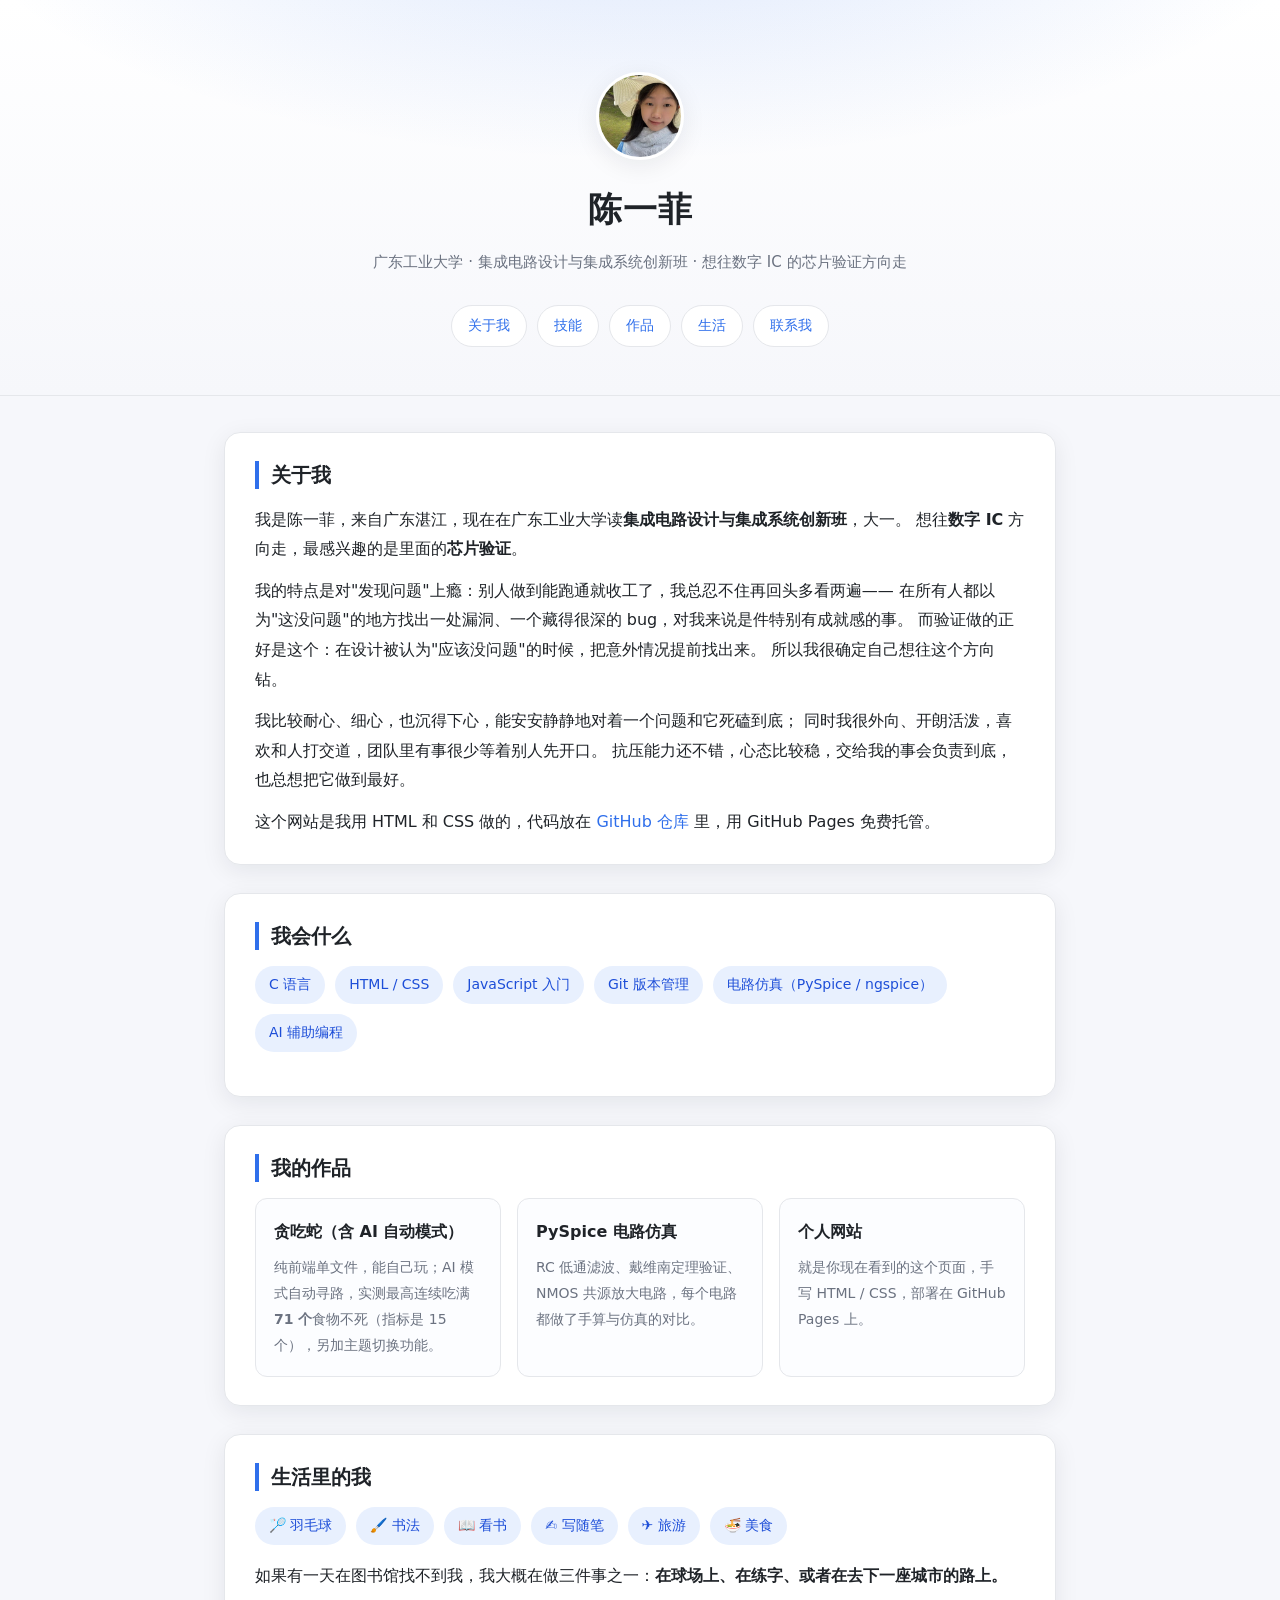
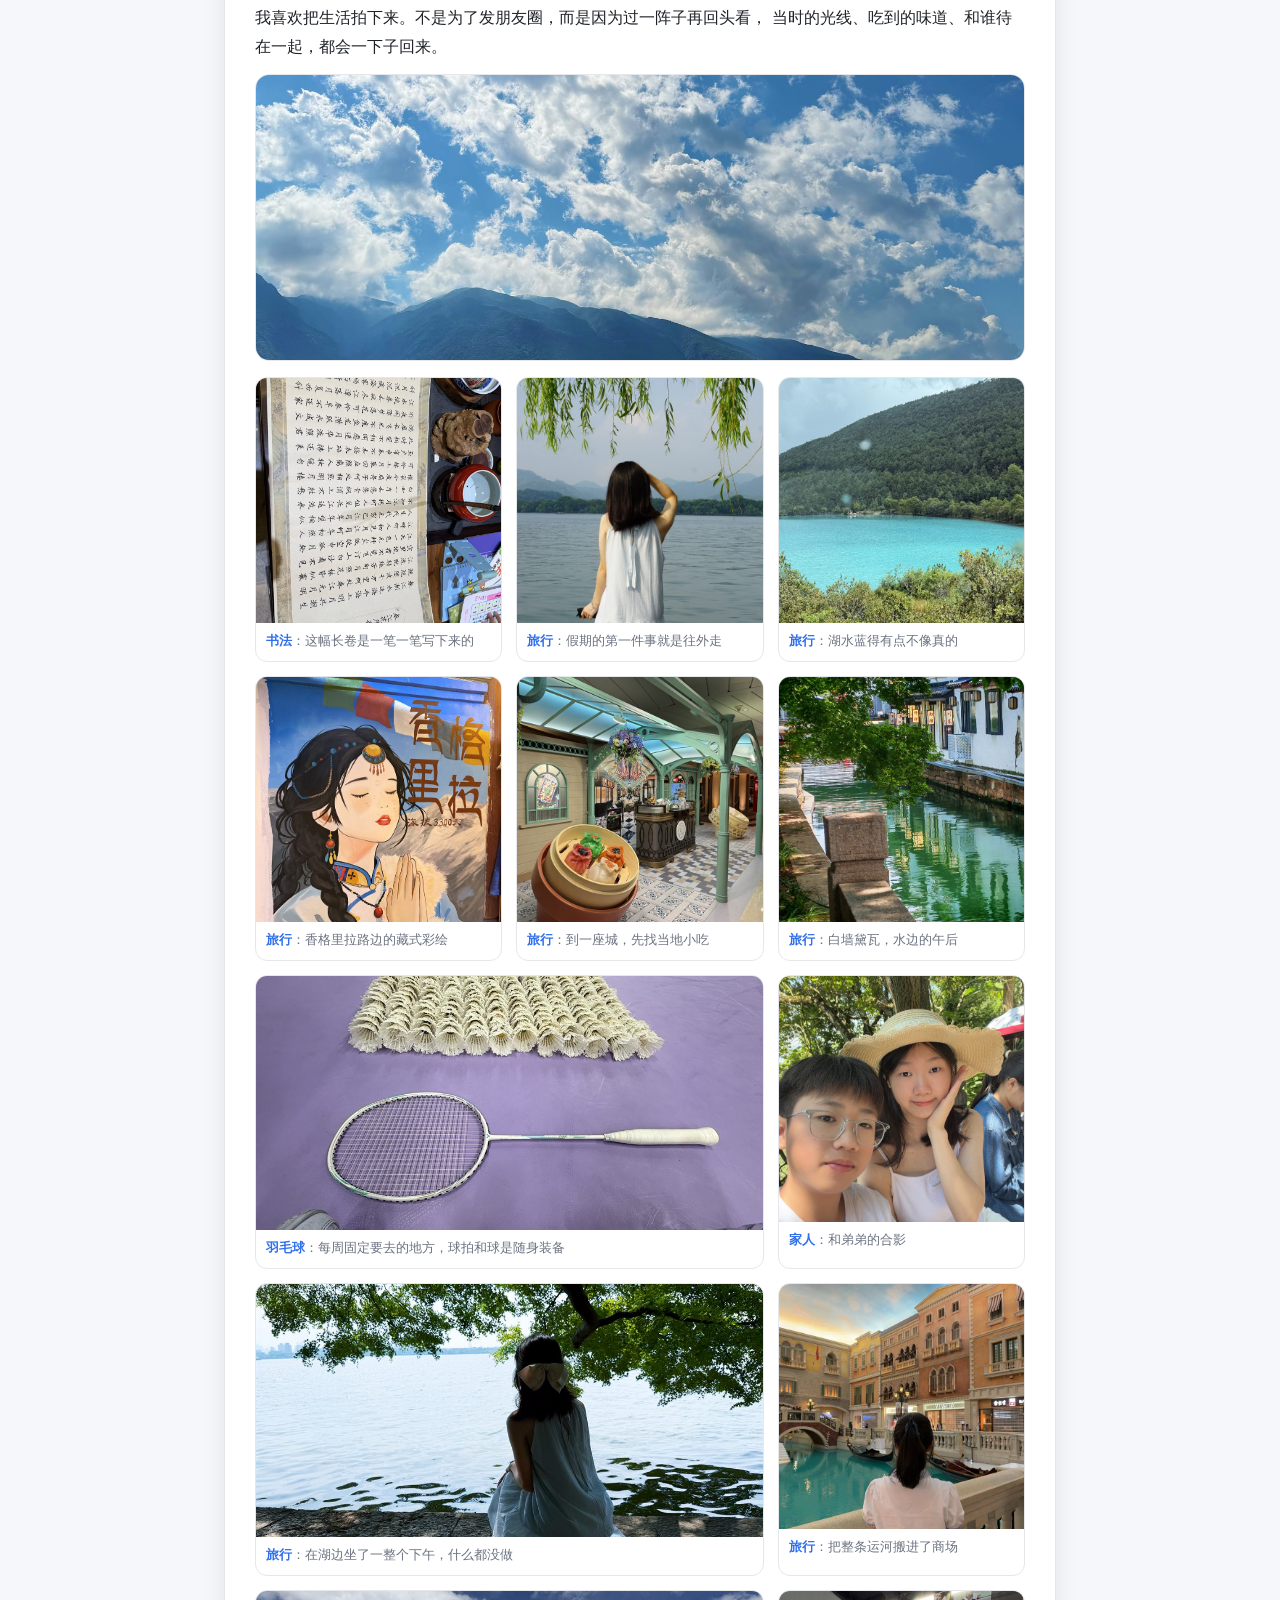
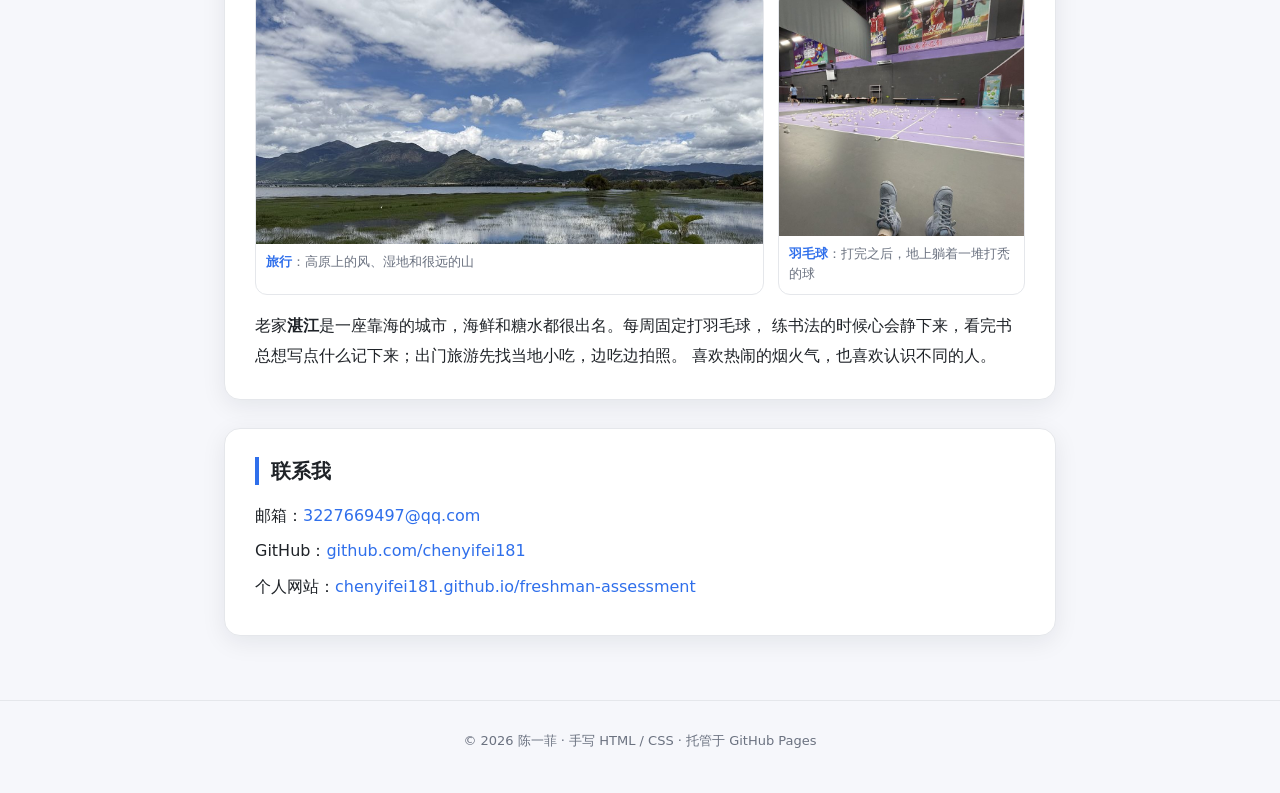
<file: index.html>
<!DOCTYPE html>
<html lang="zh-CN">
<head>
  <meta charset="UTF-8">
  <meta name="viewport" content="width=device-width, initial-scale=1.0">
  <title>陈一菲 · 个人主页</title>
  <meta name="description" content="陈一菲的个人主页：想往数字 IC 方向走，最感兴趣的是芯片验证。">
  <link rel="stylesheet" href="style.css">
</head>
<body>

  <header class="hero">
    <img class="avatar" src="images/life/life-avatar.jpg" alt="陈一菲">
    <h1>陈一菲</h1>
    <p class="tagline">广东工业大学 · 集成电路设计与集成系统创新班 · 想往数字 IC 的芯片验证方向走</p>
    <nav class="nav">
      <a href="#about">关于我</a>
      <a href="#skills">技能</a>
      <a href="#works">作品</a>
      <a href="#life">生活</a>
      <a href="#contact">联系我</a>
    </nav>
  </header>

  <main>

    <section id="about" class="section">
      <h2>关于我</h2>
      <p>
        我是陈一菲，来自广东湛江，现在在广东工业大学读<strong>集成电路设计与集成系统创新班</strong>，大一。
        想往<strong>数字 IC</strong> 方向走，最感兴趣的是里面的<strong>芯片验证</strong>。
      </p>
      <p>
        我的特点是对"发现问题"上瘾：别人做到能跑通就收工了，我总忍不住再回头多看两遍——
        在所有人都以为"这没问题"的地方找出一处漏洞、一个藏得很深的 bug，对我来说是件特别有成就感的事。
        而验证做的正好是这个：在设计被认为"应该没问题"的时候，把意外情况提前找出来。
        所以我很确定自己想往这个方向钻。
      </p>
      <p>
        我比较耐心、细心，也沉得下心，能安安静静地对着一个问题和它死磕到底；
        同时我很外向、开朗活泼，喜欢和人打交道，团队里有事很少等着别人先开口。
        抗压能力还不错，心态比较稳，交给我的事会负责到底，也总想把它做到最好。
      </p>
      <p>
        这个网站是我用 HTML 和 CSS 做的，代码放在
        <a href="https://github.com/chenyifei181/freshman-assessment" target="_blank" rel="noopener">GitHub 仓库</a>
        里，用 GitHub Pages 免费托管。
      </p>
    </section>

    <section id="skills" class="section">
      <h2>我会什么</h2>
      <ul class="chips">
        <li>C 语言</li>
        <li>HTML / CSS</li>
        <li>JavaScript 入门</li>
        <li>Git 版本管理</li>
        <li>电路仿真（PySpice / ngspice）</li>
        <li>AI 辅助编程</li>
      </ul>
    </section>

    <section id="works" class="section">
      <h2>我的作品</h2>
      <div class="cards">
        <article class="card">
          <h3>贪吃蛇（含 AI 自动模式）</h3>
          <p>纯前端单文件，能自己玩；AI 模式自动寻路，实测最高连续吃满 <strong>71 个</strong>食物不死（指标是 15 个），另加主题切换功能。</p>
        </article>
        <article class="card">
          <h3>PySpice 电路仿真</h3>
          <p>RC 低通滤波、戴维南定理验证、NMOS 共源放大电路，每个电路都做了手算与仿真的对比。</p>
        </article>
        <article class="card">
          <h3>个人网站</h3>
          <p>就是你现在看到的这个页面，手写 HTML / CSS，部署在 GitHub Pages 上。</p>
        </article>
      </div>
    </section>

    <section id="life" class="section">
      <h2>生活里的我</h2>
      <ul class="chips">
        <li>🏸 羽毛球</li>
        <li>🖌️ 书法</li>
        <li>📖 看书</li>
        <li>✍️ 写随笔</li>
        <li>✈️ 旅游</li>
        <li>🍜 美食</li>
      </ul>
      <p>
        如果有一天在图书馆找不到我，我大概在做三件事之一：<strong>在球场上、在练字、或者在去下一座城市的路上。</strong>
      </p>
      <p>
        我喜欢把生活拍下来。不是为了发朋友圈，而是因为过一阵子再回头看，
        当时的光线、吃到的味道、和谁待在一起，都会一下子回来。
      </p>

      <img class="banner" src="images/life/life-sky-banner.jpg" alt="旅途中拍到的天空与山脉">

      <div class="gallery">
        <figure>
          <img src="images/life/life-calligraphy.jpg" alt="手写的书法长卷">
          <figcaption><b>书法</b>：这幅长卷是一笔一笔写下来的</figcaption>
        </figure>
        <figure>
          <img src="images/life/life-lake-dress.jpg" alt="湖边的背影">
          <figcaption><b>旅行</b>：假期的第一件事就是往外走</figcaption>
        </figure>
        <figure>
          <img src="images/life/life-blue-lake.jpg" alt="蓝色的湖水">
          <figcaption><b>旅行</b>：湖水蓝得有点不像真的</figcaption>
        </figure>
        <figure>
          <img src="images/life/life-shangrila-mural.jpg" alt="藏式彩绘墙">
          <figcaption><b>旅行</b>：香格里拉路边的藏式彩绘</figcaption>
        </figure>
        <figure>
          <img src="images/life/life-macau-street.jpg" alt="澳门街景与蛋挞">
          <figcaption><b>旅行</b>：到一座城，先找当地小吃</figcaption>
        </figure>
        <figure>
          <img src="images/life/life-watertown.jpg" alt="江南水乡">
          <figcaption><b>旅行</b>：白墙黛瓦，水边的午后</figcaption>
        </figure>
        <figure class="wide">
          <img src="images/life/life-badminton.jpg" alt="羽毛球拍与羽毛球">
          <figcaption><b>羽毛球</b>：每周固定要去的地方，球拍和球是随身装备</figcaption>
        </figure>
        <figure>
          <img src="images/life/life-with-brother.jpg" alt="和弟弟的合影">
          <figcaption><b>家人</b>：和弟弟的合影</figcaption>
        </figure>
        <figure class="wide">
          <img src="images/life/life-lake-bench.jpg" alt="湖边长椅上坐着的人">
          <figcaption><b>旅行</b>：在湖边坐了一整个下午，什么都没做</figcaption>
        </figure>
        <figure>
          <img src="images/life/life-macau-canal.jpg" alt="商场里的运河">
          <figcaption><b>旅行</b>：把整条运河搬进了商场</figcaption>
        </figure>
        <figure class="wide">
          <img src="images/life/life-wetland.jpg" alt="草原与湿地">
          <figcaption><b>旅行</b>：高原上的风、湿地和很远的山</figcaption>
        </figure>
        <figure>
          <img src="images/life/life-badminton-court.jpg" alt="羽毛球馆">
          <figcaption><b>羽毛球</b>：打完之后，地上躺着一堆打秃的球</figcaption>
        </figure>
      </div>

      <p>
        老家<strong>湛江</strong>是一座靠海的城市，海鲜和糖水都很出名。每周固定打羽毛球，
        练书法的时候心会静下来，看完书总想写点什么记下来；出门旅游先找当地小吃，边吃边拍照。
        喜欢热闹的烟火气，也喜欢认识不同的人。
      </p>
    </section>

    <section id="contact" class="section">
      <h2>联系我</h2>
      <ul class="contact">
        <li>邮箱：<a href="mailto:3227669497@qq.com">3227669497@qq.com</a></li>
        <li>GitHub：<a href="https://github.com/chenyifei181" target="_blank" rel="noopener">github.com/chenyifei181</a></li>
        <li>个人网站：<a href="https://chenyifei181.github.io/freshman-assessment/" target="_blank" rel="noopener">chenyifei181.github.io/freshman-assessment</a></li>
      </ul>
    </section>

  </main>

  <footer class="footer">
    <p>© 2026 陈一菲 · 手写 HTML / CSS · 托管于 GitHub Pages</p>
  </footer>

</body>
</html>
</file>
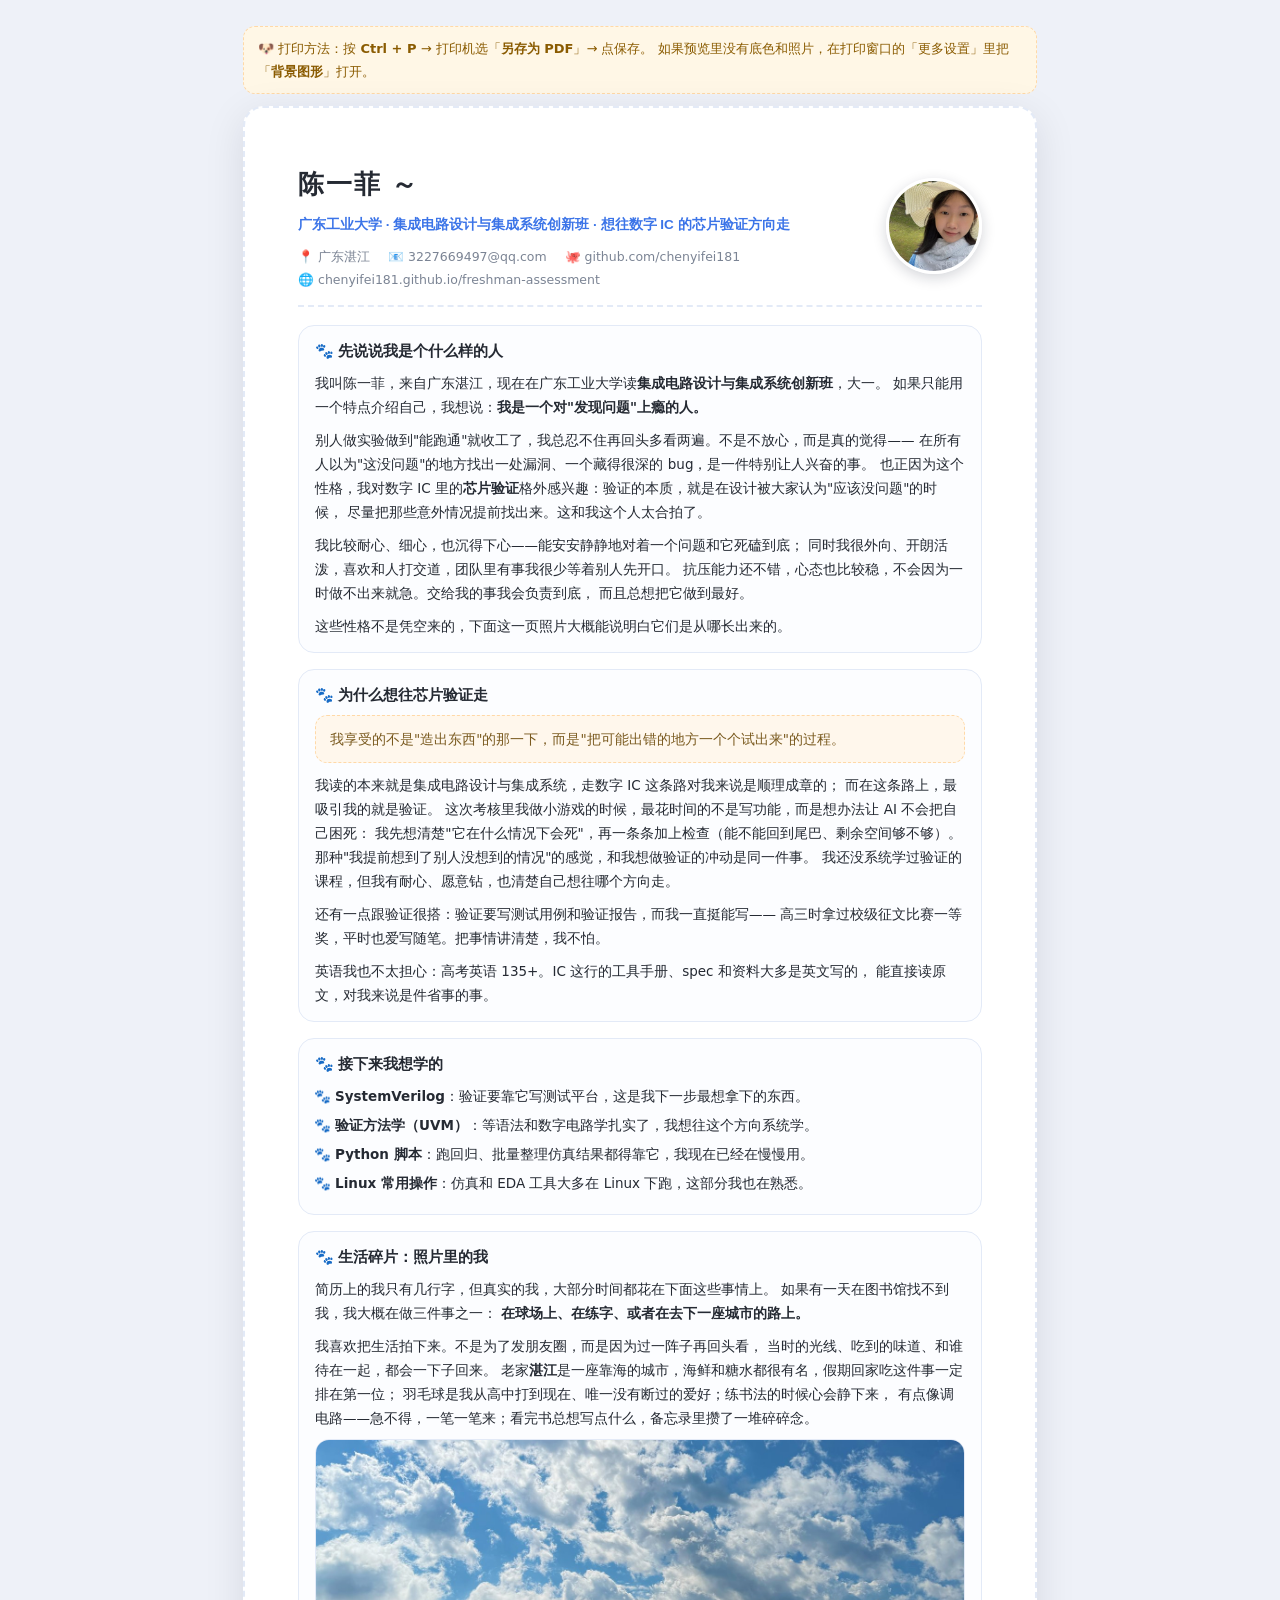
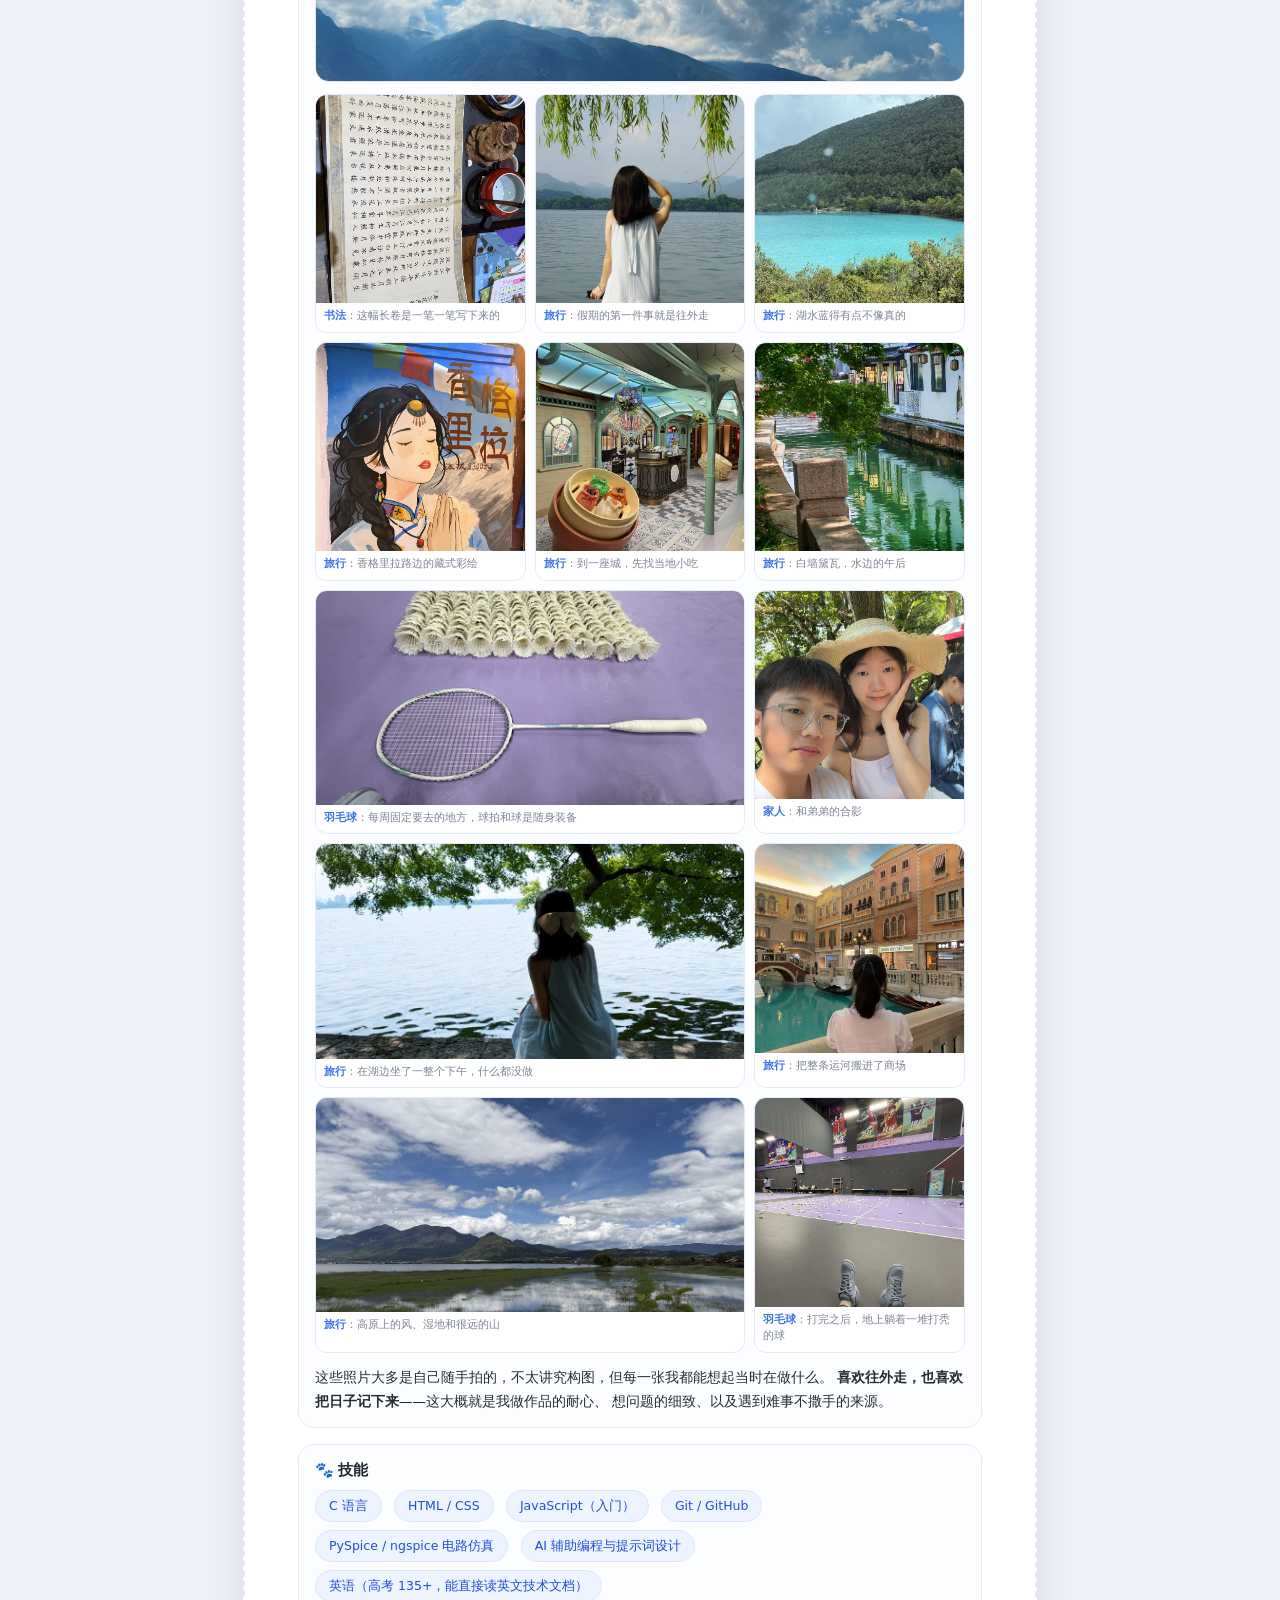
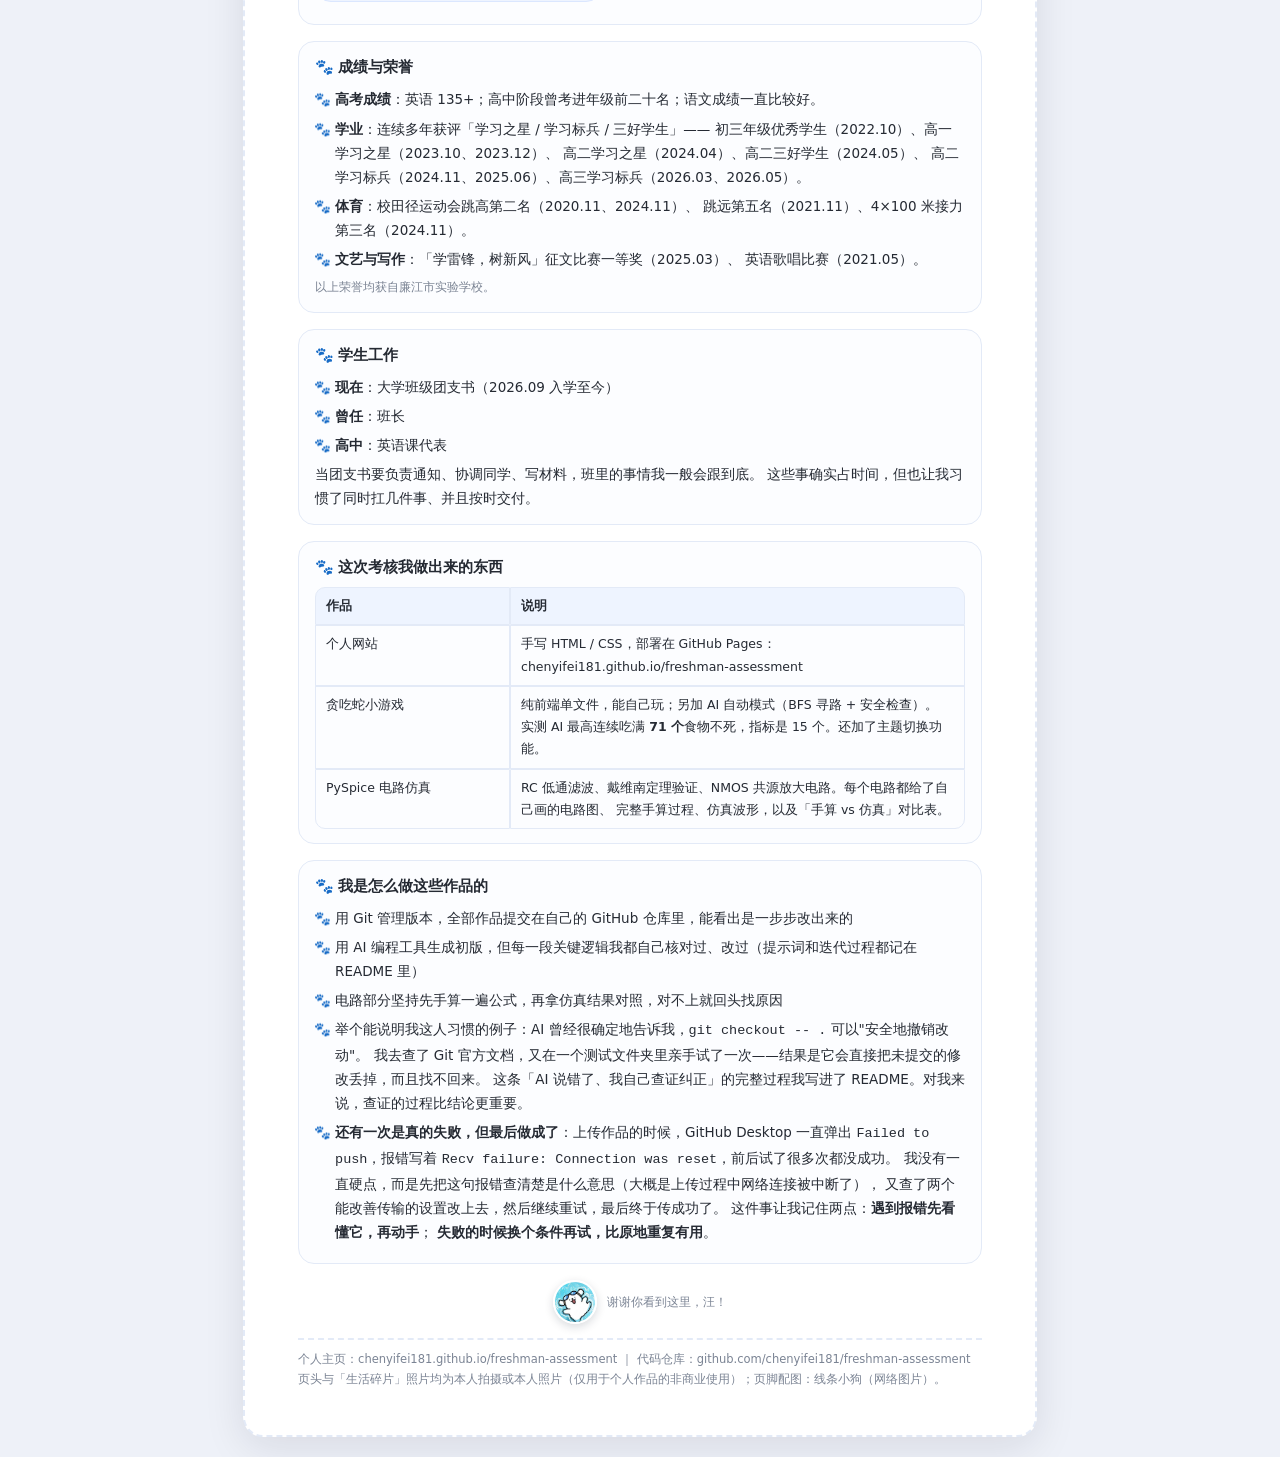
<file: resume.html>
<!DOCTYPE html>
<html lang="zh-CN">
<head>
<meta charset="UTF-8">
<meta name="viewport" content="width=device-width, initial-scale=1.0">
<title>陈一菲 · 个人简介</title>
<style>
  @page { size: A4; margin: 12mm; }
  :root{
    --ink:#252a33;
    --muted:#7b8494;
    --accent:#3b74e8;
    --accent-soft:#eef4ff;
    --pink:#ff8fa3;
    --cream:#fff7ec;
    --line:#e3eaf7;
  }
  *{box-sizing:border-box;}
  body{
    margin:0; padding:26px 16px; background:#eef1f8; color:var(--ink);
    font-family:"Microsoft YaHei","PingFang SC",system-ui,sans-serif; line-height:1.78;
    -webkit-print-color-adjust:exact; print-color-adjust:exact;
  }
  h1,h2,.sub{font-family:"幼圆","YouYuan","Yuanti SC","Microsoft YaHei",sans-serif;}

  .paper{
    width:210mm; margin:0 auto; background:#fff;
    padding:14mm 14mm 12mm; border:2px dashed var(--line); border-radius:20px;
    box-shadow:0 10px 40px rgba(15,23,42,.10);
  }

  /* 页头：名字 + 照片 */
  header{
    display:flex; align-items:center; justify-content:space-between; gap:18px;
    border-bottom:2px dashed var(--line); padding-bottom:14px; margin-bottom:18px;
  }
  h1{margin:0 0 6px; font-size:26px; letter-spacing:2px;}
  .sub{color:var(--accent); font-size:13.5px; font-weight:600;}
  .meta{margin-top:9px; font-size:12.5px; color:var(--muted);}
  .meta span{margin-right:14px; white-space:nowrap;}
  .dog-photo{
    flex:0 0 auto; width:96px; height:96px; border-radius:50%;
    object-fit:cover; border:3px solid #fff; box-shadow:0 4px 14px rgba(15,23,42,.18);
  }

  section{
    margin-bottom:16px; padding:14px 16px;
    border:1.5px solid var(--line); border-radius:16px; background:#fcfdff;
  }
  h2{font-size:15px; margin:0 0 10px; line-height:1.4;}
  p{margin:0 0 9px; font-size:13.5px;}
  p:last-child{margin-bottom:0;}
  ul{margin:0; padding-left:20px; font-size:13.5px;}
  li{margin-bottom:5px;}
  ul li::marker{content:"🐾 ";}

  .chips{margin:0; padding:0;}
  .chips li{
    display:inline-block; list-style:none; margin:0 8px 8px 0; padding:4px 13px;
    border-radius:999px; background:var(--accent-soft); color:#1d4ed8;
    border:1.5px solid #dbe7ff; font-size:12.5px;
  }
  .chips li::marker{content:"";}

  table{width:100%; border-collapse:separate; border-spacing:0; font-size:12.5px;}
  th,td{border:1.5px solid var(--line); padding:7px 10px; text-align:left; vertical-align:top;}
  th{background:var(--accent-soft); font-weight:600;}
  tr:first-child th:first-child{border-top-left-radius:10px;}
  tr:first-child th:last-child{border-top-right-radius:10px;}
  tr:last-child td:first-child{border-bottom-left-radius:10px;}
  tr:last-child td:last-child{border-bottom-right-radius:10px;}

  .quote{
    margin:0 0 10px; padding:11px 14px; border-radius:12px;
    background:var(--cream); border:1.5px dashed #ffd9a8;
    font-size:13.5px; color:#7a5a1f;
  }

  /* ===== 生活碎片：照片墙 ===== */
  .banner{
    display:block; width:100%; height:auto; margin:4px 0 12px;
    border-radius:14px; border:1.5px solid var(--line); object-fit:cover;
  }
  .gallery{
    display:grid; grid-template-columns:repeat(3,1fr); gap:9px; margin:2px 0 12px;
    grid-auto-flow:dense;
  }
  .gallery figure{
    margin:0; border:1.5px solid var(--line); border-radius:12px;
    overflow:hidden; background:#fff;
  }
  .gallery img{
    display:block; width:100%; height:auto; aspect-ratio:1/1; object-fit:cover;
  }
  .gallery figure.wide{grid-column:span 2;}
  .gallery figure.wide img{aspect-ratio:2/1;}
  .gallery figcaption{
    padding:5px 8px 7px; font-size:11px; line-height:1.5; color:var(--muted);
  }
  .gallery figcaption b{color:var(--accent); font-weight:600;}

  .bye{
    display:flex; align-items:center; justify-content:center; gap:10px;
    margin:16px 0 0; color:var(--muted); font-size:12px;
  }
  .bye img{width:44px; height:44px; border-radius:50%; object-fit:cover;
    border:2px solid #fff; box-shadow:0 3px 10px rgba(15,23,42,.16);}

  .foot{
    margin-top:14px; padding-top:10px; border-top:2px dashed var(--line);
    color:var(--muted); font-size:11.5px; line-height:1.7;
  }
  .hint{
    width:210mm; margin:0 auto 12px; padding:10px 14px; border-radius:12px;
    background:#fff7e6; border:1.5px dashed #ffd9a8; color:#8a5b00; font-size:13px;
  }

  @media print{
    body{background:#fff; padding:0;}
    .paper{box-shadow:none; width:auto; padding:0; margin:0; border:none;}
    .hint{display:none;}
    h2{break-after:avoid; page-break-after:avoid;}
    ul,table,.quote,section{break-inside:avoid; page-break-inside:avoid;}
    .banner,.gallery figure,.bye{break-inside:avoid; page-break-inside:avoid;}
    .gallery{break-inside:auto;}
  }
</style>
</head>
<body>

<div class="hint">
  🐶 打印方法：按 <b>Ctrl + P</b> → 打印机选「<b>另存为 PDF</b>」→ 点保存。
  如果预览里没有底色和照片，在打印窗口的「更多设置」里把「<b>背景图形</b>」打开。
</div>

<div class="paper">

  <header>
    <div>
      <h1>陈一菲 ～</h1>
      <div class="sub">广东工业大学 · 集成电路设计与集成系统创新班 · 想往数字 IC 的芯片验证方向走</div>
      <div class="meta">
        <span>📍 广东湛江</span>
        <span>📧 3227669497@qq.com</span>
        <span>🐙 github.com/chenyifei181</span>
        <span>🌐 chenyifei181.github.io/freshman-assessment</span>
      </div>
    </div>
    <img class="dog-photo" src="images/life/life-avatar.jpg" alt="陈一菲">
  </header>

  <section>
    <h2>🐾 先说说我是个什么样的人</h2>
    <p>
      我叫陈一菲，来自广东湛江，现在在广东工业大学读<strong>集成电路设计与集成系统创新班</strong>，大一。
      如果只能用一个特点介绍自己，我想说：<strong>我是一个对"发现问题"上瘾的人。</strong>
    </p>
    <p>
      别人做实验做到"能跑通"就收工了，我总忍不住再回头多看两遍。不是不放心，而是真的觉得——
      在所有人以为"这没问题"的地方找出一处漏洞、一个藏得很深的 bug，是一件特别让人兴奋的事。
      也正因为这个性格，我对数字 IC 里的<strong>芯片验证</strong>格外感兴趣：验证的本质，就是在设计被大家认为"应该没问题"的时候，
      尽量把那些意外情况提前找出来。这和我这个人太合拍了。
    </p>
    <p>
      我比较耐心、细心，也沉得下心——能安安静静地对着一个问题和它死磕到底；
      同时我很外向、开朗活泼，喜欢和人打交道，团队里有事我很少等着别人先开口。
      抗压能力还不错，心态也比较稳，不会因为一时做不出来就急。交给我的事我会负责到底，
      而且总想把它做到最好。
    </p>
    <p>
      这些性格不是凭空来的，下面这一页照片大概能说明白它们是从哪长出来的。
    </p>
  </section>

  <section>
    <h2>🐾 为什么想往芯片验证走</h2>
    <div class="quote">
      我享受的不是"造出东西"的那一下，而是"把可能出错的地方一个个试出来"的过程。
    </div>
    <p>
      我读的本来就是集成电路设计与集成系统，走数字 IC 这条路对我来说是顺理成章的；
      而在这条路上，最吸引我的就是验证。
      这次考核里我做小游戏的时候，最花时间的不是写功能，而是想办法让 AI 不会把自己困死：
      我先想清楚"它在什么情况下会死"，再一条条加上检查（能不能回到尾巴、剩余空间够不够）。
      那种"我提前想到了别人没想到的情况"的感觉，和我想做验证的冲动是同一件事。
      我还没系统学过验证的课程，但我有耐心、愿意钻，也清楚自己想往哪个方向走。
    </p>
    <p>
      还有一点跟验证很搭：验证要写测试用例和验证报告，而我一直挺能写——
      高三时拿过校级征文比赛一等奖，平时也爱写随笔。把事情讲清楚，我不怕。
    </p>
    <p>
      英语我也不太担心：高考英语 135+。IC 这行的工具手册、spec 和资料大多是英文写的，
      能直接读原文，对我来说是件省事的事。
    </p>
  </section>

  <section>
    <h2>🐾 接下来我想学的</h2>
    <ul>
      <li><strong>SystemVerilog</strong>：验证要靠它写测试平台，这是我下一步最想拿下的东西。</li>
      <li><strong>验证方法学（UVM）</strong>：等语法和数字电路学扎实了，我想往这个方向系统学。</li>
      <li><strong>Python 脚本</strong>：跑回归、批量整理仿真结果都得靠它，我现在已经在慢慢用。</li>
      <li><strong>Linux 常用操作</strong>：仿真和 EDA 工具大多在 Linux 下跑，这部分我也在熟悉。</li>
    </ul>
  </section>

  <section>
    <h2>🐾 生活碎片：照片里的我</h2>
    <p>
      简历上的我只有几行字，但真实的我，大部分时间都花在下面这些事情上。
      如果有一天在图书馆找不到我，我大概在做三件事之一：
      <strong>在球场上、在练字、或者在去下一座城市的路上。</strong>
    </p>
    <p>
      我喜欢把生活拍下来。不是为了发朋友圈，而是因为过一阵子再回头看，
      当时的光线、吃到的味道、和谁待在一起，都会一下子回来。
      老家<strong>湛江</strong>是一座靠海的城市，海鲜和糖水都很有名，假期回家吃这件事一定排在第一位；
      羽毛球是我从高中打到现在、唯一没有断过的爱好；练书法的时候心会静下来，
      有点像调电路——急不得，一笔一笔来；看完书总想写点什么，备忘录里攒了一堆碎碎念。
    </p>

    <img class="banner" src="images/life/life-sky-banner.jpg" alt="旅途中拍到的天空与山脉">

    <div class="gallery">
      <figure>
        <img src="images/life/life-calligraphy.jpg" alt="手写的书法长卷">
        <figcaption><b>书法</b>：这幅长卷是一笔一笔写下来的</figcaption>
      </figure>
      <figure>
        <img src="images/life/life-lake-dress.jpg" alt="湖边的背影">
        <figcaption><b>旅行</b>：假期的第一件事就是往外走</figcaption>
      </figure>
      <figure>
        <img src="images/life/life-blue-lake.jpg" alt="蓝色的湖水">
        <figcaption><b>旅行</b>：湖水蓝得有点不像真的</figcaption>
      </figure>
      <figure>
        <img src="images/life/life-shangrila-mural.jpg" alt="藏式彩绘墙">
        <figcaption><b>旅行</b>：香格里拉路边的藏式彩绘</figcaption>
      </figure>
      <figure>
        <img src="images/life/life-macau-street.jpg" alt="澳门街景与蛋挞">
        <figcaption><b>旅行</b>：到一座城，先找当地小吃</figcaption>
      </figure>
      <figure>
        <img src="images/life/life-watertown.jpg" alt="江南水乡">
        <figcaption><b>旅行</b>：白墙黛瓦，水边的午后</figcaption>
      </figure>
      <figure class="wide">
        <img src="images/life/life-badminton.jpg" alt="羽毛球拍与羽毛球">
        <figcaption><b>羽毛球</b>：每周固定要去的地方，球拍和球是随身装备</figcaption>
      </figure>
      <figure>
        <img src="images/life/life-with-brother.jpg" alt="和弟弟的合影">
        <figcaption><b>家人</b>：和弟弟的合影</figcaption>
      </figure>
      <figure class="wide">
        <img src="images/life/life-lake-bench.jpg" alt="湖边长椅上坐着的人">
        <figcaption><b>旅行</b>：在湖边坐了一整个下午，什么都没做</figcaption>
      </figure>
      <figure>
        <img src="images/life/life-macau-canal.jpg" alt="商场里的运河">
        <figcaption><b>旅行</b>：把整条运河搬进了商场</figcaption>
      </figure>
      <figure class="wide">
        <img src="images/life/life-wetland.jpg" alt="草原与湿地">
        <figcaption><b>旅行</b>：高原上的风、湿地和很远的山</figcaption>
      </figure>
      <figure>
        <img src="images/life/life-badminton-court.jpg" alt="羽毛球馆">
        <figcaption><b>羽毛球</b>：打完之后，地上躺着一堆打秃的球</figcaption>
      </figure>
    </div>

    <p>
      这些照片大多是自己随手拍的，不太讲究构图，但每一张我都能想起当时在做什么。
      <strong>喜欢往外走，也喜欢把日子记下来</strong>——这大概就是我做作品的耐心、
      想问题的细致、以及遇到难事不撒手的来源。
    </p>
  </section>

  <section>
    <h2>🐾 技能</h2>
    <ul class="chips">
      <li>C 语言</li>
      <li>HTML / CSS</li>
      <li>JavaScript（入门）</li>
      <li>Git / GitHub</li>
      <li>PySpice / ngspice 电路仿真</li>
      <li>AI 辅助编程与提示词设计</li>
      <li>英语（高考 135+，能直接读英文技术文档）</li>
    </ul>
  </section>

  <section>
    <h2>🐾 成绩与荣誉</h2>
    <ul>
      <li>
        <strong>高考成绩</strong>：英语 135+；高中阶段曾考进年级前二十名；语文成绩一直比较好。
      </li>
      <li>
        <strong>学业</strong>：连续多年获评「学习之星 / 学习标兵 / 三好学生」——
        初三年级优秀学生（2022.10）、高一学习之星（2023.10、2023.12）、
        高二学习之星（2024.04）、高二三好学生（2024.05）、
        高二学习标兵（2024.11、2025.06）、高三学习标兵（2026.03、2026.05）。
      </li>
      <li>
        <strong>体育</strong>：校田径运动会跳高第二名（2020.11、2024.11）、
        跳远第五名（2021.11）、4×100 米接力第三名（2024.11）。
      </li>
      <li>
        <strong>文艺与写作</strong>：「学雷锋，树新风」征文比赛一等奖（2025.03）、
        英语歌唱比赛（2021.05）。
      </li>
    </ul>
    <p style="font-size:12px;color:var(--muted);margin-top:6px;">以上荣誉均获自廉江市实验学校。</p>
  </section>

  <section>
    <h2>🐾 学生工作</h2>
    <ul>
      <li><strong>现在</strong>：大学班级团支书（2026.09 入学至今）</li>
      <li><strong>曾任</strong>：班长</li>
      <li><strong>高中</strong>：英语课代表</li>
    </ul>
    <p>
      当团支书要负责通知、协调同学、写材料，班里的事情我一般会跟到底。
      这些事确实占时间，但也让我习惯了同时扛几件事、并且按时交付。
    </p>
  </section>

  <section>
    <h2>🐾 这次考核我做出来的东西</h2>
    <table>
      <tr><th style="width:30%">作品</th><th>说明</th></tr>
      <tr>
        <td>个人网站</td>
        <td>手写 HTML / CSS，部署在 GitHub Pages：chenyifei181.github.io/freshman-assessment</td>
      </tr>
      <tr>
        <td>贪吃蛇小游戏</td>
        <td>纯前端单文件，能自己玩；另加 AI 自动模式（BFS 寻路 + 安全检查）。
          实测 AI 最高连续吃满 <strong>71 个</strong>食物不死，指标是 15 个。还加了主题切换功能。</td>
      </tr>
      <tr>
        <td>PySpice 电路仿真</td>
        <td>RC 低通滤波、戴维南定理验证、NMOS 共源放大电路。每个电路都给了自己画的电路图、
          完整手算过程、仿真波形，以及「手算 vs 仿真」对比表。</td>
      </tr>
    </table>
  </section>

  <section>
    <h2>🐾 我是怎么做这些作品的</h2>
    <ul>
      <li>用 Git 管理版本，全部作品提交在自己的 GitHub 仓库里，能看出是一步步改出来的</li>
      <li>用 AI 编程工具生成初版，但每一段关键逻辑我都自己核对过、改过（提示词和迭代过程都记在 README 里）</li>
      <li>电路部分坚持先手算一遍公式，再拿仿真结果对照，对不上就回头找原因</li>
      <li>
        举个能说明我这人习惯的例子：AI 曾经很确定地告诉我，<code>git checkout -- .</code> 可以"安全地撤销改动"。
        我去查了 Git 官方文档，又在一个测试文件夹里亲手试了一次——结果是它会直接把未提交的修改丢掉，而且找不回来。
        这条「AI 说错了、我自己查证纠正」的完整过程我写进了 README。对我来说，查证的过程比结论更重要。
      </li>
      <li>
        <strong>还有一次是真的失败，但最后做成了</strong>：上传作品的时候，GitHub Desktop 一直弹出
        <code>Failed to push</code>，报错写着 <code>Recv failure: Connection was reset</code>，前后试了很多次都没成功。
        我没有一直硬点，而是先把这句报错查清楚是什么意思（大概是上传过程中网络连接被中断了），
        又查了两个能改善传输的设置改上去，然后继续重试，最后终于传成功了。
        这件事让我记住两点：<strong>遇到报错先看懂它，再动手</strong>；
        <strong>失败的时候换个条件再试，比原地重复有用</strong>。
      </li>
    </ul>
  </section>

  <div class="bye">
    <img src="images/line-dog.jpg" alt="线条小狗">
    <span>谢谢你看到这里，汪！</span>
  </div>

  <div class="foot">
    个人主页：chenyifei181.github.io/freshman-assessment ｜ 代码仓库：github.com/chenyifei181/freshman-assessment<br>
    页头与「生活碎片」照片均为本人拍摄或本人照片（仅用于个人作品的非商业使用）；页脚配图：线条小狗（网络图片）。
  </div>

</div>

</body>
</html>
</file>
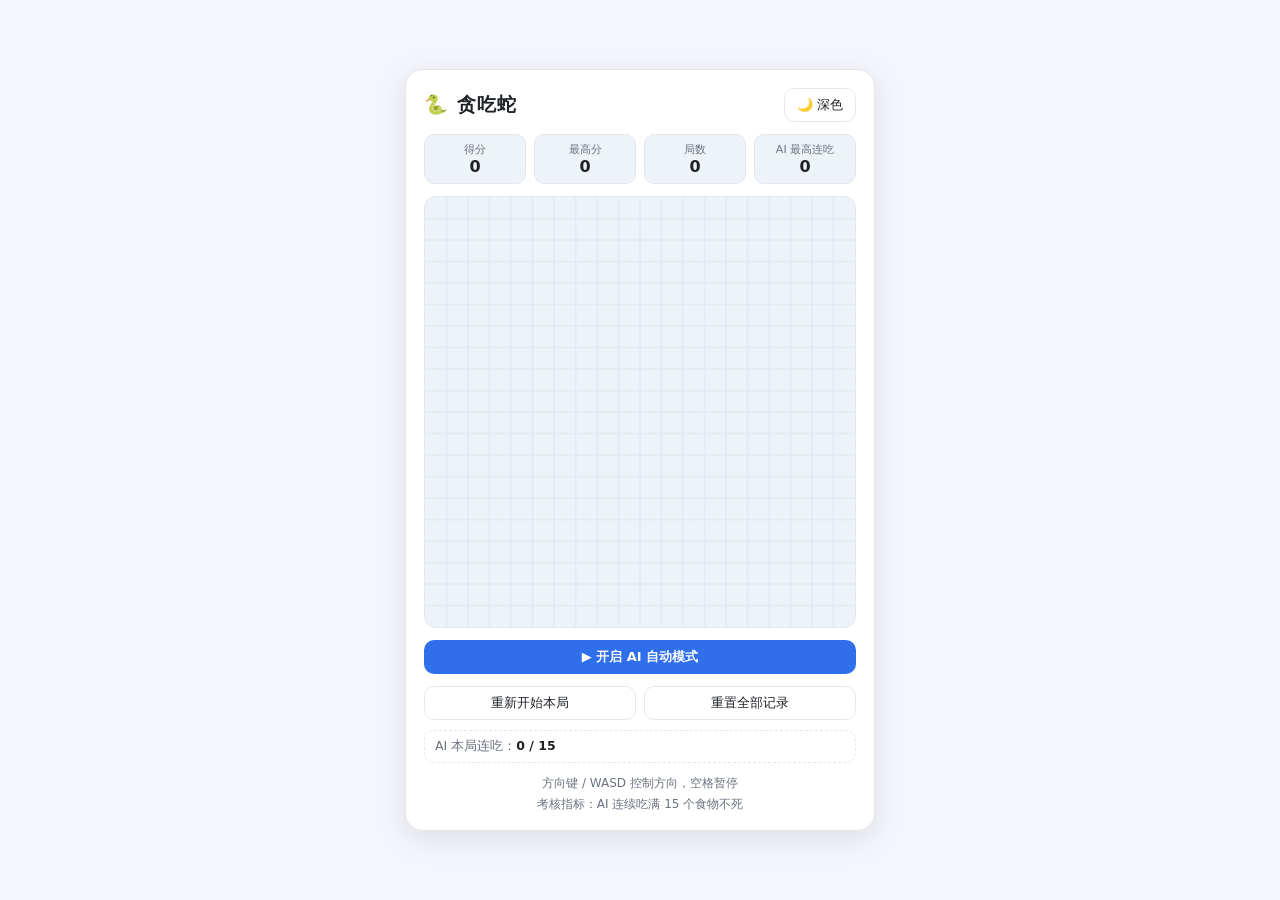
<file: snake.html>
<!DOCTYPE html>
<html lang="zh-CN">
<head>
<meta charset="UTF-8">
<meta name="viewport" content="width=device-width, initial-scale=1.0">
<title>贪吃蛇 · 含 AI 自动模式</title>
<style>
/* ===== 主题配色：浅色 / 深色两套，用 data-theme 切换 ===== */
:root{
  --bg:#f4f6fb;
  --panel:#ffffff;
  --text:#1f2328;
  --muted:#6b7280;
  --border:#e5e7eb;
  --board-bg:#eef2f9;
  --grid:#dde5f2;
  --snake:#2f9e68;
  --snake-head:#1f7a4d;
  --food:#e5484d;
  --accent:#2f6feb;
  --shadow:0 8px 30px rgba(15,23,42,.10);
}
[data-theme="dark"]{
  --bg:#0f1420;
  --panel:#161c2b;
  --text:#e8ecf4;
  --muted:#93a0b8;
  --border:#26304a;
  --board-bg:#101728;
  --grid:#1b2439;
  --snake:#3ddc84;
  --snake-head:#23b366;
  --food:#ff5d63;
  --accent:#5b8cff;
  --shadow:0 8px 30px rgba(0,0,0,.45);
}

*{box-sizing:border-box;}
body{
  margin:0; min-height:100vh;
  display:flex; align-items:center; justify-content:center;
  background:var(--bg); color:var(--text);
  font-family:"Microsoft YaHei","PingFang SC",system-ui,sans-serif;
  transition:background .25s,color .25s;
}

.app{
  width:min(92vw,470px);
  background:var(--panel);
  border:1px solid var(--border);
  border-radius:18px;
  box-shadow:var(--shadow);
  padding:18px 18px 16px;
}

.top{display:flex;align-items:center;justify-content:space-between;margin-bottom:12px;}
.top h1{font-size:19px;margin:0;letter-spacing:1px;}

button{
  font-family:inherit; font-size:13px; cursor:pointer;
  color:var(--text); background:var(--panel);
  border:1px solid var(--border); border-radius:10px;
  padding:7px 12px; transition:.18s;
}
button:hover{border-color:var(--accent);color:var(--accent);}
button.primary{
  background:var(--accent); color:#fff; border-color:transparent; font-weight:600;
}
button.primary:hover{opacity:.9;color:#fff;}

/* 状态栏：得分 / 最高分 / 局数 / AI 连吃 */
.hud{
  display:grid; grid-template-columns:repeat(4,1fr); gap:8px; margin-bottom:12px;
}
.stat{
  background:var(--board-bg); border:1px solid var(--border);
  border-radius:10px; padding:7px 8px; text-align:center;
}
.stat span{display:block;font-size:11px;color:var(--muted);}
.stat b{font-size:16px;}

canvas{
  width:100%; height:auto; display:block;
  background:var(--board-bg);
  border:1px solid var(--border);
  border-radius:12px;
}

.row{display:flex;gap:8px;margin-top:12px;}
.row button{flex:1;}

.tip{
  margin:10px 0 0; text-align:center;
  font-size:12px; color:var(--muted); line-height:1.7;
}
.badge{
  display:inline-block; margin-top:6px; padding:3px 10px; border-radius:999px;
  background:rgba(47,158,104,.14); color:var(--snake-head);
  font-size:12px; font-weight:600;
}

.aibar{
  display:flex; align-items:center; justify-content:space-between;
  gap:8px; margin-top:10px; padding:7px 10px;
  border:1px dashed var(--border); border-radius:10px;
  font-size:12.5px; color:var(--muted);
}
.aibar b{color:var(--text);}
#aiBadge{display:none;}
</style>
</head>
<body>
<div class="app">

  <div class="top">
    <h1>🐍 贪吃蛇</h1>
    <button id="themeBtn">🌙 深色</button>
  </div>

  <div class="hud">
    <div class="stat"><span>得分</span><b id="score">0</b></div>
    <div class="stat"><span>最高分</span><b id="best">0</b></div>
    <div class="stat"><span>局数</span><b id="rounds">0</b></div>
    <div class="stat"><span>AI 最高连吃</span><b id="aiMax">0</b></div>
  </div>

  <canvas id="board" width="480" height="480"></canvas>

  <div class="row">
    <button id="aiBtn" class="primary">▶ 开启 AI 自动模式</button>
  </div>
  <div class="row">
    <button id="restartBtn">重新开始本局</button>
    <button id="resetBtn">重置全部记录</button>
  </div>

  <div class="aibar">
    <span>AI 本局连吃：<b id="aiProgress">0 / 15</b></span>
    <span class="badge" id="aiBadge">✅ 已达标（≥15）</span>
  </div>

  <p class="tip">
    方向键 / WASD 控制方向，空格暂停<br>
    考核指标：AI 连续吃满 15 个食物不死
  </p>

</div>

<script>
/* =========================================================
   贪吃蛇 + AI 自动寻路
   ---------------------------------------------------------
   棋盘：20 × 20 格，每格 24 像素
   手动模式：方向键 / WASD
   AI 模式：BFS 找最短路径 + 安全检查，见下方 aiDecide() 注释
   ========================================================= */

const COLS = 20;              // 横向格子数
const ROWS = 20;              // 纵向格子数
const CELL = 24;              // 每格像素
const WIN_STREAK = 15;        // 考核指标：AI 连吃 15 个

const canvas = document.getElementById('board');
const ctx = canvas.getContext('2d');

const $score    = document.getElementById('score');
const $best     = document.getElementById('best');
const $rounds   = document.getElementById('rounds');
const $aiMax    = document.getElementById('aiMax');
const $aiProgress = document.getElementById('aiProgress');
const $aiBadge  = document.getElementById('aiBadge');
const $aiBtn    = document.getElementById('aiBtn');

/* ---------- 游戏状态 ---------- */
let snake, dir, nextDir, food, score, alive, paused;
let aiMode = false;        // 是否处于 AI 自动模式
let aiStreak = 0;          // AI 连续吃到的食物数（撞死或被手动打断则清零）
let aiMaxStreak = Number(localStorage.getItem('snake.aiMax') || 0);  // 历史最高纪录，会一直留着
let speed = 130;           // 每步毫秒数，会随分数加快
let timer = null;

let best  = Number(localStorage.getItem('snake.best')   || 0);   // 最高分
let rounds = Number(localStorage.getItem('snake.rounds') || 0);  // 累计局数

/* ---------- 初始化一局 ---------- */
function newGame(){
  snake = [{x:9,y:10},{x:8,y:10},{x:7,y:10}];  // 蛇头在最前面
  dir = {x:1,y:0};
  nextDir = {x:1,y:0};
  score = 0;
  alive = true;
  paused = false;
  speed = 130;
  aiStreak = 0;
  placeFood();
  updateHud();
  restartTimer();
  draw();
}

/* ---------- 在空格里随机放一个食物 ---------- */
function placeFood(){
  const empty = [];
  for(let y=0;y<ROWS;y++){
    for(let x=0;x<COLS;x++){
      if(!snake.some(s=>s.x===x && s.y===y)) empty.push({x,y});
    }
  }
  food = empty[Math.floor(Math.random()*empty.length)] || null;
}

/* ---------- 主循环 ---------- */
function restartTimer(){
  clearInterval(timer);
  timer = setInterval(step, speed);
}

function step(){
  if(!alive || paused) return;
  if(aiMode) aiDecide();       // AI 模式下先算方向
  move();
  draw();
}

/* ---------- 走一步 ---------- */
function move(){
  dir = nextDir;
  const head = {x: snake[0].x + dir.x, y: snake[0].y + dir.y};

  // 撞墙
  if(head.x<0 || head.y<0 || head.x>=COLS || head.y>=ROWS) return gameOver();

  const willEat = food && head.x===food.x && head.y===food.y;

  // 撞自己：没吃到食物时，尾巴那格会空出来，所以不算撞
  const body = willEat ? snake : snake.slice(0, -1);
  if(body.some(s=>s.x===head.x && s.y===head.y)) return gameOver();

  snake.unshift(head);
  if(willEat){
    score += 10;
    if(aiMode){
      aiStreak++;
      // 记录历史最高连吃数：即使这一局后来死了，纪录也不会丢
      if(aiStreak > aiMaxStreak){
        aiMaxStreak = aiStreak;
        localStorage.setItem('snake.aiMax', aiMaxStreak);
      }
    }
    placeFood();
    // 越吃越快，但有下限
    const newSpeed = Math.max(70, 130 - Math.floor(score/50)*8);
    if(newSpeed !== speed){ speed = newSpeed; restartTimer(); }
  }else{
    snake.pop();
  }
  updateHud();
}

function gameOver(){
  alive = false;
  clearInterval(timer);
  rounds++;
  localStorage.setItem('snake.rounds', rounds);
  if(score > best){ best = score; localStorage.setItem('snake.best', best); }
  aiStreak = 0;                       // 这一局断了，AI 连吃清零
  updateHud();
  draw();
}

/* =========================================================
   AI 决策（阶段二的硬指标靠这段代码实现）
   思路分三步：
   1) 用 BFS 从蛇头找一条到食物的最短路径（步数最少）
   2) 走之前先"模拟走一步"，判断走完会不会把自己困死：
      - 蛇头还能不能走到蛇尾（能走到说明没被围成死圈）
      - 从蛇头出发能走到的空格数，够不够放下整条蛇
   3) 安全就走最短路径；不安全就不追食物，改成跟着尾巴走，
      等空间变大再追食物
   ========================================================= */
function aiDecide(){
  const head = snake[0];
  const dirs = [{x:1,y:0},{x:-1,y:0},{x:0,y:1},{x:0,y:-1}]
    .filter(d => !(d.x === -dir.x && d.y === -dir.y));   // 不允许 180 度掉头

  // 先算出"打算走的方向"：能追食物就追食物，否则追尾巴
  let goal = food;
  let path = bfsPath(head, goal);
  if(!path){ goal = snake[snake.length-1]; path = bfsPath(head, goal); }

  const preferred = [];
  if(path && path.length > 1){
    const first = path[1];
    preferred.push({x:first.x-head.x, y:first.y-head.y});
  }
  dirs.forEach(d=>{
    if(!preferred.some(p=>p.x===d.x && p.y===d.y)) preferred.push(d);
  });

  // 在候选方向里挑第一个"安全"的
  let chosen = null;
  for(const d of preferred){
    const sim = simulate(head, d);
    if(!sim) continue;                                  // 这一步会撞墙/撞自己
    const space = reachableSpace(sim.body, sim.head);    // 走完后能活动的空格数
    const tailOK = reachableTail(sim.body, sim.head);    // 走完后蛇头还能追到蛇尾
    if(tailOK && space >= sim.body.length){ chosen = d; break; }
  }

  // 都不安全时：退而求其次，选活动空间最大的那一步
  if(!chosen){
    let bestSpace = -1;
    for(const d of preferred){
      const sim = simulate(head, d);
      if(!sim) continue;
      const space = reachableSpace(sim.body, sim.head);
      if(space > bestSpace){ bestSpace = space; chosen = d; }
    }
  }

  if(chosen) nextDir = chosen;
}

/* 模拟从 head 往 d 方向走一步后的局面 */
function simulate(head, d){
  const nh = {x: head.x + d.x, y: head.y + d.y};
  if(nh.x<0 || nh.y<0 || nh.x>=COLS || nh.y>=ROWS) return null;

  const willEat = food && nh.x===food.x && nh.y===food.y;
  const body = willEat ? snake.slice() : snake.slice(0, -1);
  if(body.some(s=>s.x===nh.x && s.y===nh.y)) return null;

  return { head: nh, body: [nh, ...body] };
}

/* BFS：从 from 到 to 的最短路径（返回包含起点和终点的格子数组） */
function bfsPath(from, to){
  if(!to) return null;
  const blocked = new Set(snake.slice(0, -1).map(s=>s.x+','+s.y)); // 蛇尾当成可通行
  const queue = [from];
  const prev = new Map([[from.x+','+from.y, null]]);

  while(queue.length){
    const cur = queue.shift();
    if(cur.x===to.x && cur.y===to.y){
      const path = [];
      let k = cur.x+','+cur.y;
      while(k){ path.push({x:+k.split(',')[0], y:+k.split(',')[1]}); k = prev.get(k); }
      return path.reverse();
    }
    for(const d of [{x:1,y:0},{x:-1,y:0},{x:0,y:1},{x:0,y:-1}]){
      const nx = cur.x+d.x, ny = cur.y+d.y, key = nx+','+ny;
      if(nx<0||ny<0||nx>=COLS||ny>=ROWS) continue;
      if(blocked.has(key) || prev.has(key)) continue;
      prev.set(key, cur.x+','+cur.y);
      queue.push({x:nx,y:ny});
    }
  }
  return null;
}

/* 从蛇头出发，能走到的空格数量（衡量"还有多少地方可活动"） */
function reachableSpace(body, head){
  const occupied = new Set(body.slice(0, -1).map(s=>s.x+','+s.y));
  const seen = new Set([head.x+','+head.y]);
  const queue = [head];
  let count = 0;
  while(queue.length){
    const cur = queue.shift();
    for(const d of [{x:1,y:0},{x:-1,y:0},{x:0,y:1},{x:0,y:-1}]){
      const nx = cur.x+d.x, ny = cur.y+d.y, key = nx+','+ny;
      if(nx<0||ny<0||nx>=COLS||ny>=ROWS) continue;
      if(occupied.has(key) || seen.has(key)) continue;
      seen.add(key); count++; queue.push({x:nx,y:ny});
    }
  }
  return count;
}

/* 从蛇头能不能走到蛇尾（能走到 = 没把自己围成死圈） */
function reachableTail(body, head){
  const tail = body[body.length-1];
  const occupied = new Set(body.slice(0, -1).map(s=>s.x+','+s.y));
  const seen = new Set([head.x+','+head.y]);
  const queue = [head];
  while(queue.length){
    const cur = queue.shift();
    if(cur.x===tail.x && cur.y===tail.y) return true;
    for(const d of [{x:1,y:0},{x:-1,y:0},{x:0,y:1},{x:0,y:-1}]){
      const nx = cur.x+d.x, ny = cur.y+d.y, key = nx+','+ny;
      if(nx<0||ny<0||nx>=COLS||ny>=ROWS) continue;
      if(occupied.has(key) || seen.has(key)) continue;
      seen.add(key); queue.push({x:nx,y:ny});
    }
  }
  return false;
}

/* ---------- 画面 ---------- */
function draw(){
  const style = getComputedStyle(document.documentElement);
  const cGrid = style.getPropertyValue('--grid').trim();
  const cSnake = style.getPropertyValue('--snake').trim();
  const cHead = style.getPropertyValue('--snake-head').trim();
  const cFood = style.getPropertyValue('--food').trim();
  const cText = style.getPropertyValue('--text').trim();

  ctx.clearRect(0,0,canvas.width,canvas.height);

  // 网格
  ctx.strokeStyle = cGrid; ctx.lineWidth = 1;
  for(let i=1;i<COLS;i++){
    ctx.beginPath(); ctx.moveTo(i*CELL,0); ctx.lineTo(i*CELL,ROWS*CELL); ctx.stroke();
    ctx.beginPath(); ctx.moveTo(0,i*CELL); ctx.lineTo(COLS*CELL,i*CELL); ctx.stroke();
  }

  // 食物（画成圆形）
  if(food){
    ctx.fillStyle = cFood;
    ctx.beginPath();
    ctx.arc(food.x*CELL+CELL/2, food.y*CELL+CELL/2, CELL*0.32, 0, Math.PI*2);
    ctx.fill();
  }

  // 蛇身
  snake.forEach((s,i)=>{
    ctx.fillStyle = i===0 ? cHead : cSnake;
    roundRect(s.x*CELL+2, s.y*CELL+2, CELL-4, CELL-4, 6);
  });

  // 结束文字
  if(!alive){
    ctx.fillStyle = 'rgba(0,0,0,.45)';
    ctx.fillRect(0,0,canvas.width,canvas.height);
    ctx.fillStyle = '#fff';
    ctx.font = 'bold 30px "Microsoft YaHei",sans-serif';
    ctx.textAlign = 'center';
    ctx.fillText('游戏结束', canvas.width/2, canvas.height/2 - 8);
    ctx.font = '16px "Microsoft YaHei",sans-serif';
    ctx.fillText('得分 ' + score + ' · 点「重新开始本局」再来一次', canvas.width/2, canvas.height/2 + 24);
  }

  // 暂停提示
  if(paused && alive){
    ctx.fillStyle = 'rgba(0,0,0,.35)';
    ctx.fillRect(0,0,canvas.width,canvas.height);
    ctx.fillStyle = '#fff';
    ctx.font = 'bold 24px "Microsoft YaHei",sans-serif';
    ctx.textAlign = 'center';
    ctx.fillText('已暂停', canvas.width/2, canvas.height/2);
  }
}

function roundRect(x,y,w,h,r){
  ctx.beginPath();
  ctx.moveTo(x+r,y);
  ctx.arcTo(x+w,y,x+w,y+h,r);
  ctx.arcTo(x+w,y+h,x,y+h,r);
  ctx.arcTo(x,y+h,x,y,r);
  ctx.arcTo(x,y,x+w,y,r);
  ctx.closePath();
  ctx.fill();
}

function updateHud(){
  $score.textContent = score;
  $best.textContent = best;
  $rounds.textContent = rounds;
  $aiMax.textContent = aiMaxStreak;
  $aiProgress.textContent = aiStreak + ' / ' + WIN_STREAK;
  $aiBadge.style.display = aiMaxStreak >= WIN_STREAK ? 'inline-block' : 'none';
}

/* ---------- 键盘控制 ---------- */
const keyMap = {
  ArrowUp:{x:0,y:-1}, ArrowDown:{x:0,y:1}, ArrowLeft:{x:-1,y:0}, ArrowRight:{x:1,y:0},
  w:{x:0,y:-1}, s:{x:0,y:1}, a:{x:-1,y:0}, d:{x:1,y:0},
  W:{x:0,y:-1}, S:{x:0,y:1}, A:{x:-1,y:0}, D:{x:1,y:0}
};

document.addEventListener('keydown', e=>{
  if(e.key === ' '){                       // 空格暂停 / 继续
    e.preventDefault();
    paused = !paused;
    draw();
    return;
  }
  const d = keyMap[e.key];
  if(!d) return;
  e.preventDefault();
  if(aiMode) return;                       // AI 模式下忽略手动方向
  if(d.x === -dir.x && d.y === -dir.y) return;  // 不允许反向
  nextDir = d;
});

/* ---------- 按钮 ---------- */
$aiBtn.addEventListener('click', ()=>{
  aiMode = !aiMode;
  aiStreak = 0;                            // 每次切换都重新开始计数
  $aiBtn.textContent = aiMode ? '⏸ 关闭 AI（改回手动）' : '▶ 开启 AI 自动模式';
  $aiBtn.classList.toggle('primary', !aiMode);
  if(!alive) newGame();
  updateHud();
});

document.getElementById('restartBtn').addEventListener('click', newGame);

document.getElementById('resetBtn').addEventListener('click', ()=>{
  best = 0; rounds = 0; aiMaxStreak = 0;
  localStorage.removeItem('snake.best');
  localStorage.removeItem('snake.rounds');
  localStorage.removeItem('snake.aiMax');
  newGame();
});

/* ---------- 主题切换（新增功能：刷新后记住选择） ---------- */
const $themeBtn = document.getElementById('themeBtn');

function applyTheme(t){
  document.documentElement.setAttribute('data-theme', t);
  $themeBtn.textContent = t === 'dark' ? '☀️ 浅色' : '🌙 深色';
  localStorage.setItem('snake.theme', t);   // 关键：存下来，刷新后还能记住
  draw();
}

$themeBtn.addEventListener('click', ()=>{
  const now = document.documentElement.getAttribute('data-theme') === 'dark' ? 'light' : 'dark';
  applyTheme(now);
});

/* ---------- 启动 ---------- */
applyTheme(localStorage.getItem('snake.theme') || 'light');
newGame();
</script>
</body>
</html>
</file>
<file: style.css>
/* ===== 主题变量：改这里就能一键换配色 ===== */
:root {
  --bg: #f6f7fb;
  --card: #ffffff;
  --text: #1f2328;
  --muted: #6b7280;
  --accent: #2f6feb;
  --accent-soft: #e8f0fe;
  --border: #e5e7eb;
  --shadow: 0 6px 24px rgba(15, 23, 42, 0.08);
  --radius: 16px;
}

* { box-sizing: border-box; }

html { scroll-behavior: smooth; }

body {
  margin: 0;
  background: var(--bg);
  color: var(--text);
  font-family: "Microsoft YaHei", "PingFang SC", system-ui, -apple-system, sans-serif;
  line-height: 1.85;
  -webkit-font-smoothing: antialiased;
}

a { color: var(--accent); text-decoration: none; }
a:hover { text-decoration: underline; }

/* ===== 顶部区域 ===== */
.hero {
  padding: 72px 24px 48px;
  text-align: center;
  background:
    radial-gradient(1000px 400px at 50% -120px, rgba(47, 111, 235, 0.18), transparent 70%),
    linear-gradient(180deg, #ffffff, var(--bg));
  border-bottom: 1px solid var(--border);
}

.avatar {
  width: 88px;
  height: 88px;
  margin: 0 auto 18px;
  border-radius: 50%;
  display: flex;
  align-items: center;
  justify-content: center;
  font-size: 36px;
  font-weight: 700;
  color: #fff;
  background: linear-gradient(135deg, #2f6feb, #6ea8fe);
  box-shadow: var(--shadow);
}

/* 头像改成照片时用这条 */
img.avatar {
  display: block;
  object-fit: cover;
  border: 3px solid #fff;
}

.hero h1 {
  margin: 0 0 8px;
  font-size: 34px;
  letter-spacing: 1px;
}

.tagline {
  margin: 0 0 28px;
  color: var(--muted);
  font-size: 15px;
}

.nav {
  display: flex;
  flex-wrap: wrap;
  gap: 10px;
  justify-content: center;
}

.nav a {
  padding: 7px 16px;
  border: 1px solid var(--border);
  border-radius: 999px;
  background: #fff;
  font-size: 14px;
  transition: 0.2s;
}

.nav a:hover {
  background: var(--accent-soft);
  border-color: var(--accent);
  text-decoration: none;
}

/* ===== 内容区 ===== */
main {
  max-width: 880px;
  margin: 0 auto;
  padding: 8px 24px 64px;
}

.section {
  background: var(--card);
  border: 1px solid var(--border);
  border-radius: var(--radius);
  box-shadow: var(--shadow);
  padding: 28px 30px;
  margin-top: 28px;
}

.section h2 {
  margin: 0 0 16px;
  font-size: 20px;
  padding-left: 12px;
  border-left: 4px solid var(--accent);
  line-height: 1.4;
}

.section p { margin: 0 0 12px; }
.section p:last-child { margin-bottom: 0; }

/* ===== 技能标签 ===== */
.chips {
  list-style: none;
  padding: 0;
  margin: 0 0 16px;
  display: flex;
  flex-wrap: wrap;
  gap: 10px;
}

.chips li {
  padding: 6px 14px;
  border-radius: 999px;
  background: var(--accent-soft);
  color: #1d4ed8;
  font-size: 14px;
}

/* ===== 作品卡片 ===== */
.cards {
  display: grid;
  grid-template-columns: repeat(auto-fit, minmax(220px, 1fr));
  gap: 16px;
}

.card {
  border: 1px solid var(--border);
  border-radius: 12px;
  padding: 18px;
  background: #fcfdff;
  transition: 0.2s;
}

.card:hover {
  transform: translateY(-3px);
  border-color: var(--accent);
  box-shadow: var(--shadow);
}

.card h3 {
  margin: 0 0 8px;
  font-size: 16px;
}

.card p {
  margin: 0;
  font-size: 14px;
  color: var(--muted);
}

/* ===== 生活照片墙 ===== */
.banner {
  display: block;
  width: 100%;
  height: auto;
  margin: 4px 0 16px;
  border-radius: 14px;
  border: 1px solid var(--border);
}

.gallery {
  display: grid;
  grid-template-columns: repeat(auto-fit, minmax(230px, 1fr));
  gap: 14px;
  margin: 0 0 16px;
  grid-auto-flow: dense;
}

.gallery figure {
  margin: 0;
  border: 1px solid var(--border);
  border-radius: 12px;
  overflow: hidden;
  background: #fff;
  transition: 0.2s;
}

.gallery figure:hover {
  border-color: var(--accent);
  box-shadow: var(--shadow);
}

.gallery img {
  display: block;
  width: 100%;
  aspect-ratio: 1 / 1;
  object-fit: cover;
  background: #eef1f8;
}

.gallery figure.wide { grid-column: span 2; }
.gallery figure.wide img { aspect-ratio: 2 / 1; }

.gallery figcaption {
  padding: 8px 10px 10px;
  font-size: 12.5px;
  line-height: 1.6;
  color: var(--muted);
}

.gallery figcaption b { color: var(--accent); font-weight: 600; }

/* ===== 联系方式 ===== */
.contact {
  list-style: none;
  padding: 0;
  margin: 0;
}

.contact li { margin-bottom: 6px; }

/* ===== 页脚 ===== */
.footer {
  text-align: center;
  padding: 28px 24px 40px;
  color: var(--muted);
  font-size: 13px;
  border-top: 1px solid var(--border);
}

.footer p { margin: 0; }

/* ===== 小屏幕适配 ===== */
@media (max-width: 600px) {
  .hero { padding: 52px 18px 36px; }
  .hero h1 { font-size: 27px; }
  .section { padding: 22px 20px; }
  main { padding: 0 16px 48px; }
  .gallery { grid-template-columns: repeat(2, 1fr); gap: 10px; }
}
</file>
